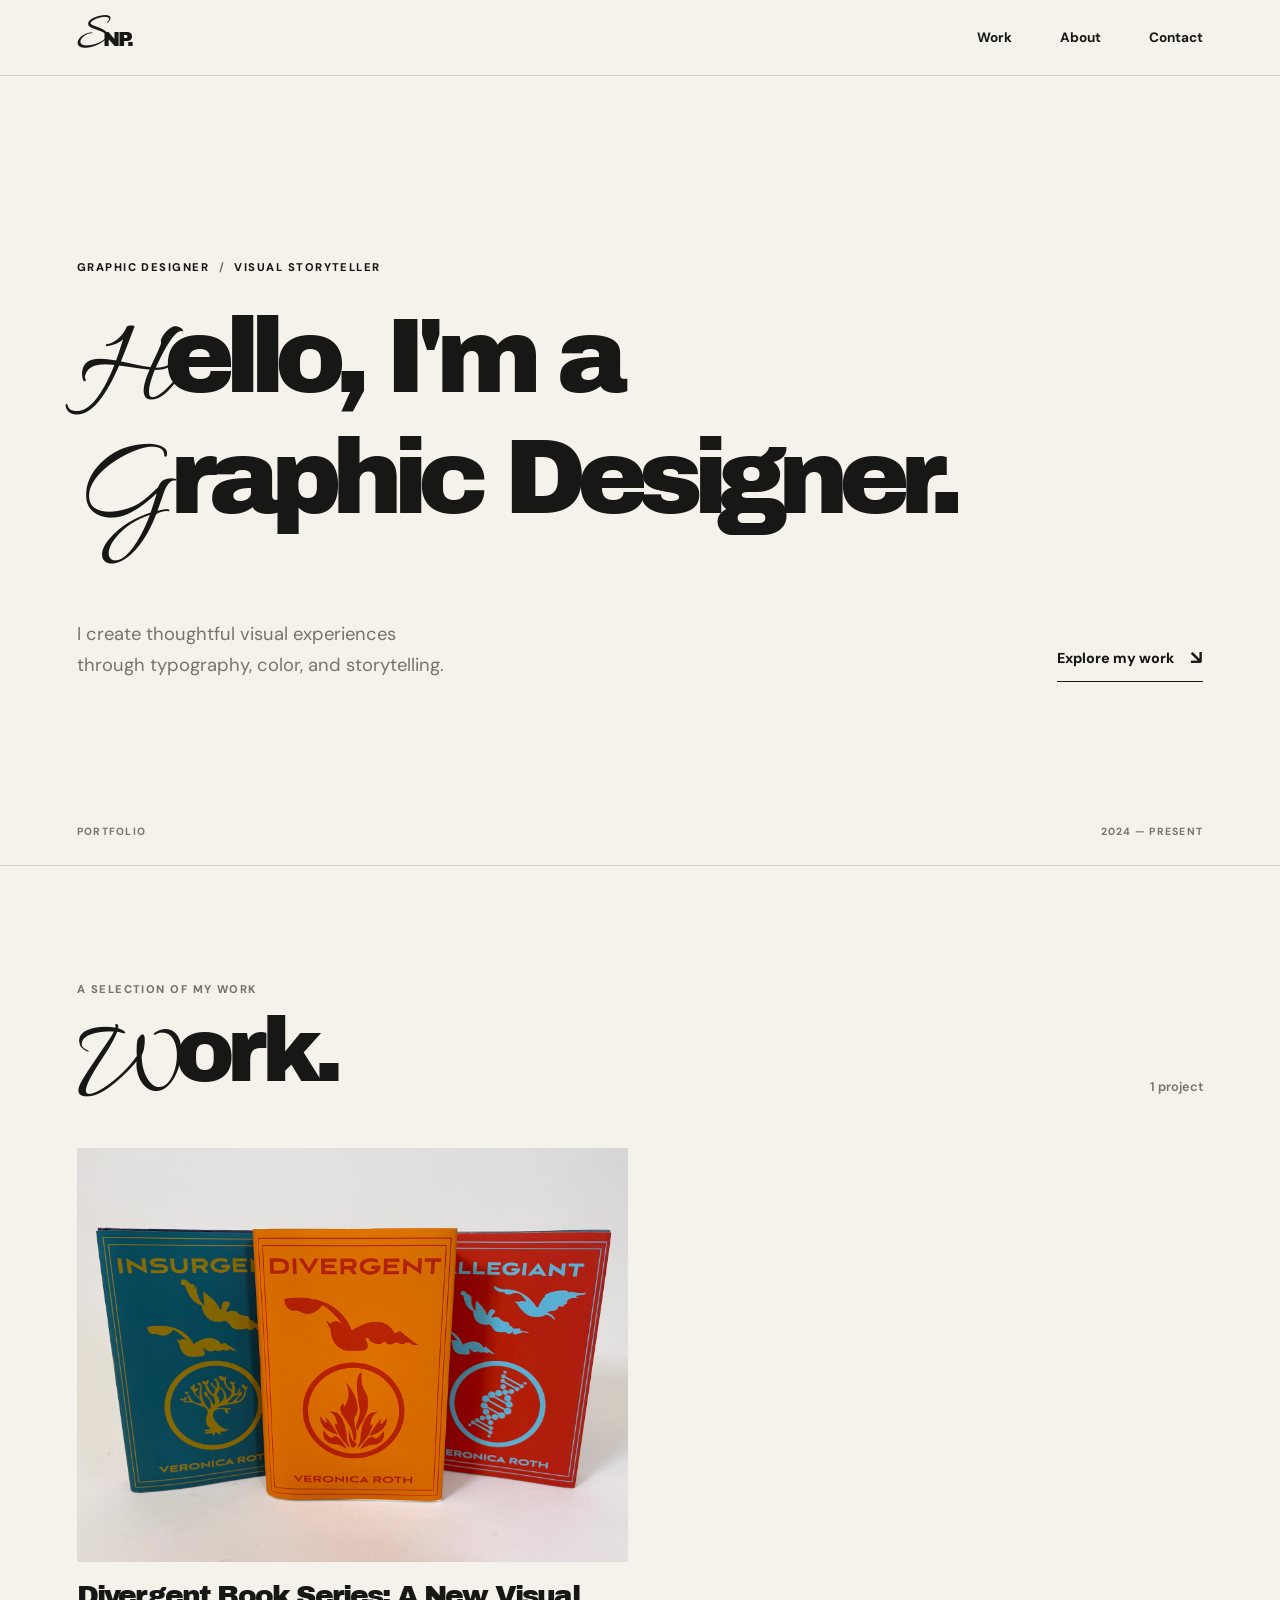
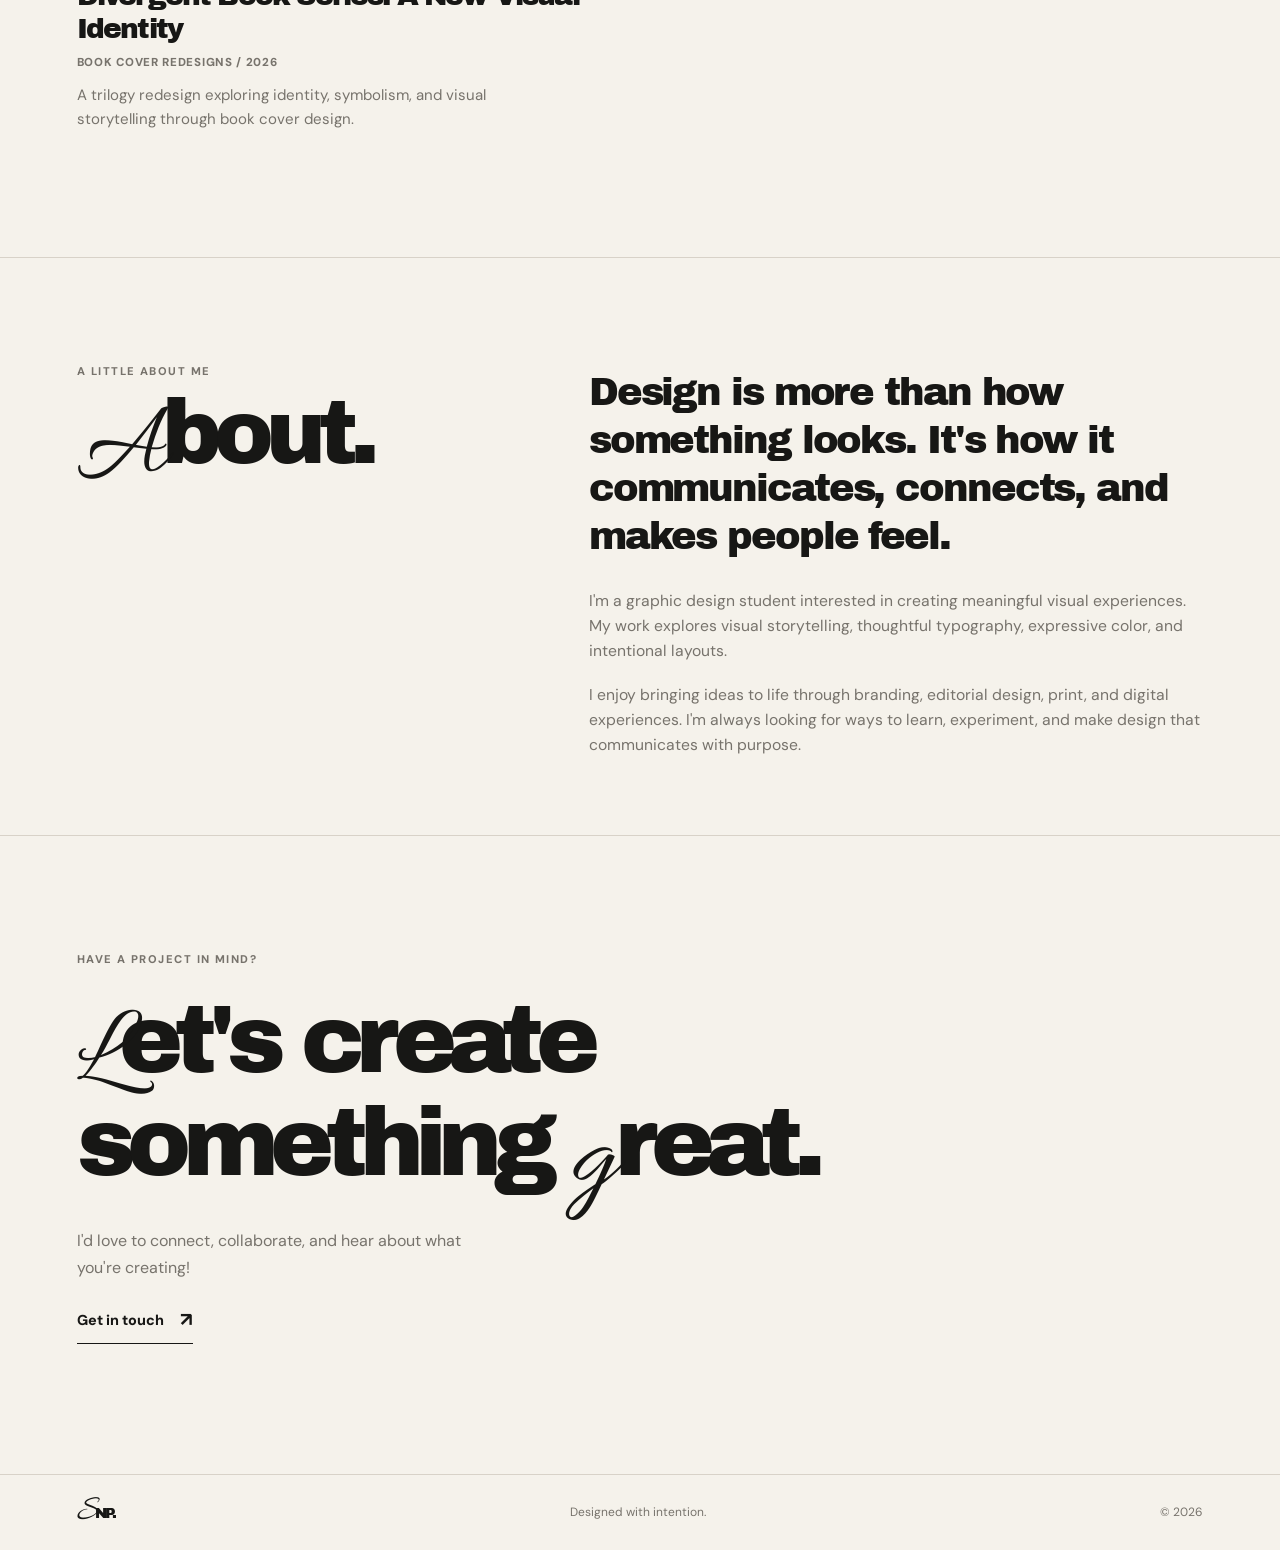
<file: index.html>
<!DOCTYPE html>
<html lang="en">
<head>
  <meta charset="UTF-8">
  <meta name="viewport" content="width=device-width, initial-scale=1.0">

  <title>Portfolio | Graphic Design</title>
  <meta
    name="description"
    content="A graphic design portfolio exploring visual storytelling, branding, editorial design, and digital experiences."
  >

  <link rel="preconnect" href="https://fonts.googleapis.com">
  <link rel="preconnect" href="https://fonts.gstatic.com" crossorigin>

  <link
    href="https://fonts.googleapis.com/css2?family=Allura&family=Archivo+Black&family=DM+Sans:wght@400;500;600;700;800&display=swap"
    rel="stylesheet"
  >

  <link rel="stylesheet" href="style.css">

  <script src="projects.js" defer></script>
  <script src="script.js" defer></script>
</head>

<body>
  <header class="site-header">
    <a class="logo" href="#home" aria-label="Portfolio homepage">
      <span class="script-letter">S</span><span class="logo-rest">NP.</span>
    </a>

    <nav class="main-nav" aria-label="Main navigation">
      <a href="#work">Work</a>
      <a href="#about">About</a>
      <a href="#contact">Contact</a>
    </nav>
  </header>

  <main>
    <section class="hero section-wrap" id="home">
      <p class="eyebrow">
        GRAPHIC DESIGNER <span class="eyebrow-divider">/</span> VISUAL STORYTELLER
      </p>

      <h1 class="hero-title">
        <span class="title-line">
          <span class="script-letter hero-initial">H</span><span>ello, I'm a</span>
        </span>
        <span class="title-line">
          <span class="script-letter hero-initial">G</span><span>raphic Designer.</span>
        </span>
      </h1>

      <div class="hero-bottom">
        <p class="hero-description">
          I create thoughtful visual experiences through typography,
          color, and storytelling.
        </p>

        <a class="text-link" href="#work">
          Explore my work <span aria-hidden="true">↘</span>
        </a>
      </div>

      <div class="hero-index" aria-hidden="true">
        <span>PORTFOLIO</span>
        <span>2024 — PRESENT</span>
      </div>
    </section>

    <section class="work-section section-wrap" id="work">
      <div class="section-heading">
        <div>
          <p class="eyebrow">A SELECTION OF MY WORK</p>
          <h2 class="section-title">
            <span class="script-letter section-initial">W</span><span>ork.</span>
          </h2>
        </div>

        <p class="project-count" id="projectCount">0 projects</p>
      </div>

      <div class="project-grid" id="projectGrid"></div>

      <p class="empty-message" id="emptyMessage" hidden>
        Your projects will appear here once you add them to projects.js.
      </p>
    </section>

    <section class="about-section section-wrap" id="about">
      <div class="about-heading">
        <p class="eyebrow">A LITTLE ABOUT ME</p>
        <h2 class="section-title">
          <span class="script-letter section-initial">A</span><span>bout.</span>
        </h2>
      </div>

      <div class="about-content">
        <p class="about-lead">
          Design is more than how something looks.
          It's how it communicates, connects, and makes people feel.
        </p>

        <div class="about-details">
          <p>
            I'm a graphic design student interested in creating meaningful
            visual experiences. My work explores visual storytelling,
            thoughtful typography, expressive color, and intentional layouts.
          </p>

          <p>
            I enjoy bringing ideas to life through branding, editorial design,
            print, and digital experiences. I'm always looking for ways to
            learn, experiment, and make design that communicates with purpose.
          </p>
        </div>
    </section>

    <section class="contact-section section-wrap" id="contact">
      <p class="eyebrow">HAVE A PROJECT IN MIND?</p>

      <h2 class="contact-title">
        <span class="script-letter contact-initial">L</span><span>et's create</span>
        <span class="contact-line-two">something <span class="script-letter contact-initial">g</span>reat.</span>
      </h2>

      <p class="contact-description">
        I'd love to connect, collaborate, and hear about what you're creating!
      </p>

      <!-- Replace this email address with your own. -->
      <a class="contact-link" href="mailto:nolascosarah0@gmail.com">
        Get in touch <span aria-hidden="true">↗</span>
      </a>
    </section>
  </main>

  <footer class="site-footer">
    <a class="logo footer-logo" href="#home">
      <span class="script-letter">S</span><span class="logo-rest">NP.</span>
    </a>

    <p>Designed with intention.</p>
    <p>© <span id="currentYear"></span></p>
  </footer>
</body>
</html>
</file>
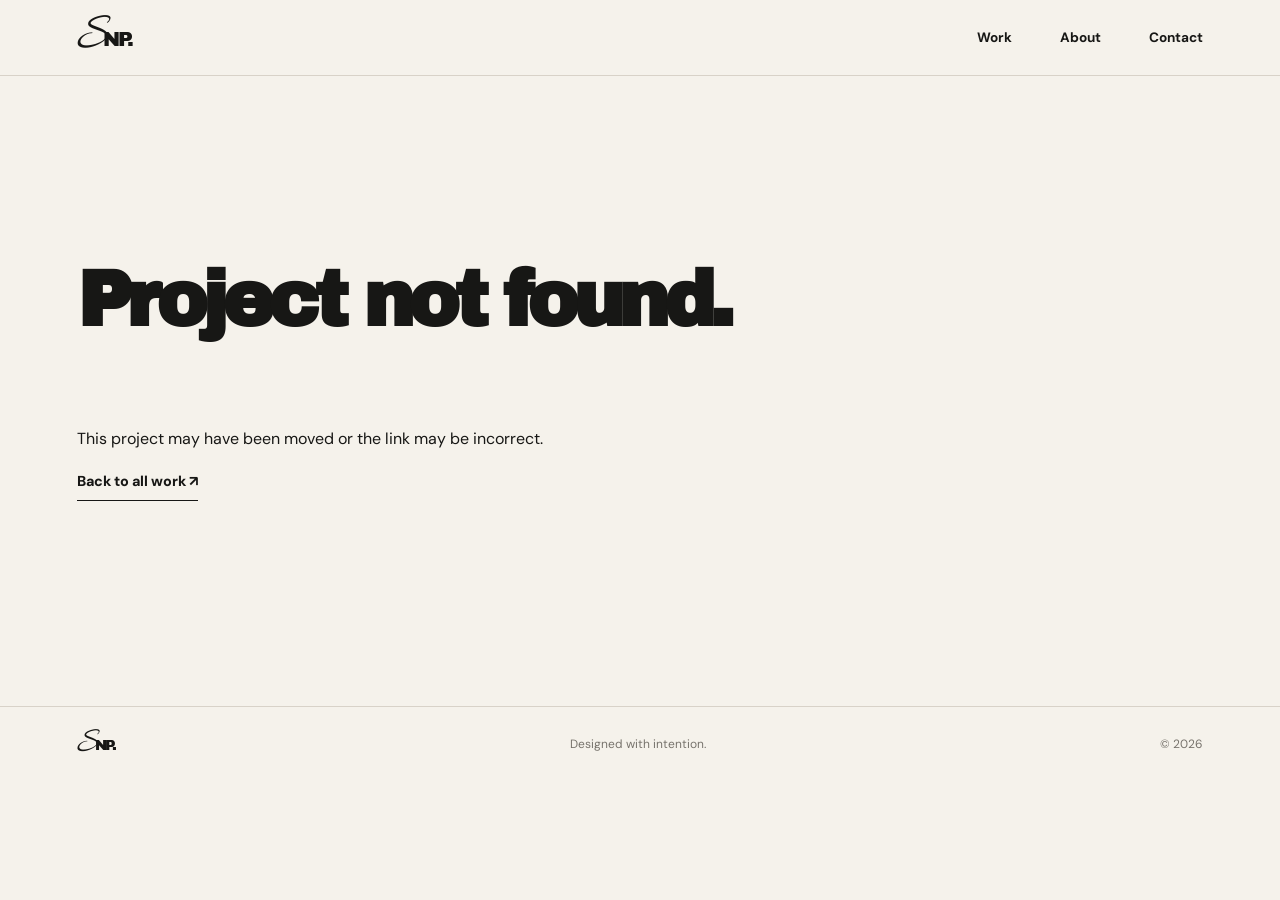
<file: project.html>
<!DOCTYPE html>
<html lang="en">
<head>
  <meta charset="UTF-8">
  <meta name="viewport" content="width=device-width, initial-scale=1.0">

  <title>Project Case Study | Portfolio</title>
  <meta
    name="description"
    content="Explore the background, process, and outcome of a graphic design project."
  >

  <link rel="preconnect" href="https://fonts.googleapis.com">
  <link rel="preconnect" href="https://fonts.gstatic.com" crossorigin>

  <link
    href="https://fonts.googleapis.com/css2?family=Allura&family=Archivo+Black&family=DM+Sans:wght@400;500;600;700;800&display=swap"
    rel="stylesheet"
  >

  <link rel="stylesheet" href="style.css">

  <script src="projects.js" defer></script>
  <script src="case-study.js" defer></script>
</head>

<body>
  <header class="site-header">
    <a class="logo" href="index.html#home" aria-label="Portfolio homepage">
      <span class="script-letter">S</span><span class="logo-rest">NP.</span>
    </a>

    <nav class="main-nav" aria-label="Main navigation">
      <a href="index.html#work">Work</a>
      <a href="index.html#about">About</a>
      <a href="index.html#contact">Contact</a>
    </nav>
  </header>

  <main class="case-page section-wrap" id="caseStudy">
    <div id="caseStudyContent">
      <p>Loading project...</p>
    </div>
  </main>

  <footer class="site-footer">
    <a class="logo footer-logo" href="index.html#home">
      <span class="script-letter">S</span><span class="logo-rest">NP.</span>
    </a>

    <p>Designed with intention.</p>
    <p>© <span id="currentYear"></span></p>
  </footer>
</body>
</html>
</file>
<file: style.css>
/* =========================
   PORTFOLIO DESIGN SYSTEM
========================= */

:root {
  --background: #f5f2eb;
  --surface: #ebe7df;
  --text: #171715;
  --muted: #77736c;
  --line: #d8d2c8;
  --white: #ffffff;

  --font-display: "Archivo Black", sans-serif;
  --font-body: "DM Sans", sans-serif;
  --font-script: "Allura", cursive;

  --page-width: 1440px;
  --page-padding: clamp(20px, 6vw, 88px);
}

* {
  box-sizing: border-box;
}

html {
  scroll-behavior: smooth;
  scroll-padding-top: 90px;
}

body {
  margin: 0;
  background: var(--background);
  color: var(--text);
  font-family: var(--font-body);
  font-size: 16px;
  line-height: 1.6;
  -webkit-font-smoothing: antialiased;
}

body,
button,
a {
  -webkit-tap-highlight-color: transparent;
}

a {
  color: inherit;
  text-decoration: none;
}

img {
  display: block;
  width: 100%;
}

button,
input,
textarea {
  font: inherit;
}

::selection {
  background: var(--text);
  color: var(--background);
}

[hidden] {
  display: none !important;
}

.section-wrap {
  width: 100%;
  max-width: var(--page-width);
  margin-inline: auto;
  padding-inline: var(--page-padding);
}

.eyebrow {
  margin: 0;
  font-size: 0.7rem;
  font-weight: 800;
  letter-spacing: 0.13em;
  line-height: 1.5;
  text-transform: uppercase;
}

.eyebrow-divider {
  padding-inline: 5px;
  color: var(--muted);
}

/* =========================
   SCRIPT ACCENTS
========================= */

.script-letter {
  display: inline-block;
  font-family: var(--font-script);
  font-weight: 400;
  line-height: 0.78;
  letter-spacing: -0.06em;
}

.hero-initial {
  position: relative;
  top: 0.045em;
  margin-right: 0.025em;
  font-size: 1.16em;
  font-weight: 400;
}

.section-initial {
  position: relative;
  top: 0.07em;
  margin-right: 0.015em;
  font-size: 1.18em;
}

.contact-initial {
  position: relative;
  top: 0.04em;
  margin-right: 0.035em;
  font-size: 1.13em;
}

/* =========================
   HEADER
========================= */

.site-header {
  position: sticky;
  z-index: 20;
  top: 0;
  display: flex;
  align-items: center;
  justify-content: space-between;
  min-height: 76px;
  padding: 12px var(--page-padding);
  border-bottom: 1px solid var(--line);
  background: var(--background);
}

.logo {
  display: inline-flex;
  align-items: baseline;
  font-size: 1.55rem;
}

.logo .script-letter {
  font-size: 2.1em;
}

.logo-rest {
  margin-left: -0.08em;
  font-family: var(--font-display);
  font-size: 0.83em;
  letter-spacing: -0.09em;
}

.main-nav {
  display: flex;
  align-items: center;
  gap: clamp(20px, 4vw, 48px);
}

.main-nav a {
  position: relative;
  padding-block: 7px;
  font-size: 0.85rem;
  font-weight: 700;
}

.main-nav a::after {
  position: absolute;
  right: 0;
  bottom: 0;
  left: 0;
  height: 2px;
  background: var(--text);
  content: "";
  transform: scaleX(0);
  transform-origin: left;
  transition: transform 180ms ease;
}

.main-nav a:hover::after,
.main-nav a:focus-visible::after {
  transform: scaleX(1);
}

/* =========================
   HERO
========================= */

.hero {
  position: relative;
  display: flex;
  min-height: min(790px, calc(100svh - 76px));
  flex-direction: column;
  justify-content: center;
  padding-top: 110px;
  padding-bottom: 110px;
  border-bottom: 1px solid var(--line);
}

.hero > .eyebrow {
  margin-bottom: 30px;
}

.hero-title {
  margin: 0;
  font-family: var(--font-display);
  font-size: clamp(3.2rem, 8.3vw, 8.5rem);
  font-weight: 400;
  letter-spacing: -0.095em;
  line-height: 0.96;
}

.title-line {
  display: block;
  white-space: nowrap;
}

.title-line + .title-line {
  margin-top: 0.08em;
}

.hero-bottom {
  display: flex;
  align-items: flex-end;
  justify-content: space-between;
  gap: 30px;
  margin-top: clamp(42px, 7vw, 80px);
}

.hero-description {
  max-width: 390px;
  margin: 0;
  color: var(--muted);
  font-size: clamp(1rem, 1.5vw, 1.15rem);
  line-height: 1.7;
}

.text-link,
.contact-link {
  display: inline-flex;
  align-items: center;
  gap: 16px;
  width: fit-content;
  padding-bottom: 7px;
  border-bottom: 1px solid var(--text);
  font-size: 0.9rem;
  font-weight: 800;
}

.text-link span,
.contact-link span {
  font-size: 1.2rem;
  transition: transform 180ms ease;
}

.text-link:hover span,
.contact-link:hover span {
  transform: translate(3px, -3px);
}

.hero-index {
  position: absolute;
  right: var(--page-padding);
  bottom: 24px;
  left: var(--page-padding);
  display: flex;
  justify-content: space-between;
  color: var(--muted);
  font-size: 0.65rem;
  font-weight: 700;
  letter-spacing: 0.12em;
}

/* =========================
   SECTION HEADINGS
========================= */

.work-section {
  padding-top: 115px;
  padding-bottom: 125px;
}

.section-heading {
  display: flex;
  align-items: flex-end;
  justify-content: space-between;
  gap: 24px;
  margin-bottom: 44px;
}

.section-heading .eyebrow,
.about-heading .eyebrow {
  margin-bottom: 12px;
  color: var(--muted);
}

.section-title {
  margin: 0;
  font-family: var(--font-display);
  font-size: clamp(3.5rem, 7vw, 6.4rem);
  font-weight: 400;
  letter-spacing: -0.09em;
  line-height: 0.92;
}

.project-count {
  margin: 0 0 7px;
  color: var(--muted);
  font-size: 0.8rem;
  font-weight: 600;
  white-space: nowrap;
}

/* =========================
   PROJECT GRID
========================= */

.project-grid {
  display: grid;
  grid-template-columns: repeat(2, minmax(0, 1fr));
  gap: 54px 24px;
}

.project-card {
  display: block;
  min-width: 0;
}

.project-image-wrap {
  position: relative;
  overflow: hidden;
  aspect-ratio: 4 / 3;
  background: var(--surface);
}

.project-image {
  width: 100%;
  height: 100%;
  object-fit: cover;
  transition: transform 400ms cubic-bezier(0.2, 0.7, 0.2, 1);
}

.project-card:hover .project-image {
  transform: scale(1.035);
}

.project-arrow {
  position: absolute;
  top: 14px;
  right: 14px;
  display: grid;
  width: 42px;
  height: 42px;
  place-items: center;
  border-radius: 50%;
  background: var(--background);
  font-size: 1.25rem;
  opacity: 0;
  transform: translate(-5px, 5px);
  transition: opacity 180ms ease, transform 180ms ease;
}

.project-card:hover .project-arrow,
.project-card:focus-visible .project-arrow {
  opacity: 1;
  transform: translate(0, 0);
}

.image-missing {
  display: grid;
  place-items: center;
  padding: 25px;
}

.image-missing::after {
  position: absolute;
  max-width: 220px;
  color: var(--muted);
  content: "Add your project image to the assets folder";
  font-size: 0.85rem;
  text-align: center;
}

.image-missing .project-image {
  opacity: 0;
}

.project-details {
  padding-top: 17px;
}

.project-details h3 {
  margin: 0;
  font-family: var(--font-display);
  font-size: clamp(1.35rem, 2.2vw, 2rem);
  font-weight: 400;
  letter-spacing: -0.065em;
  line-height: 1.2;
}

.project-meta {
  margin: 8px 0 0;
  color: var(--muted);
  font-size: 0.72rem;
  font-weight: 800;
  letter-spacing: 0.06em;
  text-transform: uppercase;
}

.project-description {
  max-width: 480px;
  margin: 10px 0 0;
  color: var(--muted);
  font-size: 0.94rem;
  line-height: 1.65;
}

.empty-message {
  padding: 40px 0;
  color: var(--muted);
}

/* =========================
   ABOUT
========================= */

.about-section {
  display: grid;
  grid-template-columns: 0.8fr 1.2fr;
  gap: clamp(40px, 8vw, 130px);
  padding-top: 105px;
  padding-bottom: 60px;
  border-top: 1px solid var(--line);
}

.about-heading {
  align-self: start;
}

.about-content {
  padding-top: 5px;
}

.about-lead {
  margin: 0 0 28px;
  font-family: var(--font-display);
  font-size: clamp(1.6rem, 3vw, 2.8rem);
  font-weight: 400;
  letter-spacing: -0.055em;
  line-height: 1.25;
}

.about-details {
  max-width: 620px;
  color: var(--muted);
  font-size: 0.98rem;
}

.about-details p {
  margin: 0 0 18px;
}

/* =========================
   CONTACT
========================= */

.contact-section {
  padding-top: 115px;
  padding-bottom: 130px;
  border-top: 1px solid var(--line);
}

.contact-section > .eyebrow {
  margin-bottom: 24px;
  color: var(--muted);
}

.contact-title {
  max-width: 1000px;
  margin: 0;
  font-family: var(--font-display);
  font-size: clamp(3rem, 7.5vw, 7rem);
  font-weight: 400;
  letter-spacing: -0.09em;
  line-height: 1.02;
}

.contact-line-two {
  display: block;
}

.contact-description {
  max-width: 420px;
  margin: 28px 0 24px;
  color: var(--muted);
  line-height: 1.7;
}

/* =========================
   FOOTER
========================= */

.site-footer {
  display: flex;
  align-items: center;
  justify-content: space-between;
  gap: 20px;
  padding: 24px var(--page-padding);
  border-top: 1px solid var(--line);
}

.footer-logo {
  font-size: 1.1rem;
}

.footer-logo .script-letter {
  font-size: 2em;
}

.site-footer p {
  margin: 0;
  color: var(--muted);
  font-size: 0.75rem;
}

/* =========================
   CASE STUDY PAGE
========================= */

.case-page {
  min-height: 70vh;
}

.case-back {
  display: inline-flex;
  gap: 10px;
  align-items: center;
  margin-bottom: 40px;
  font-size: 0.85rem;
  font-weight: 700;
}

.case-hero {
  padding-top: 80px;
  padding-bottom: 70px;
}

.case-hero .eyebrow {
  color: var(--muted);
}

.case-title {
  margin: 20px 0;
  font-family: var(--font-display);
  font-size: clamp(3rem, 8vw, 7rem);
  font-weight: 400;
  letter-spacing: -0.085em;
  line-height: 1;
}

.case-intro {
  max-width: 700px;
  margin: 0;
  color: var(--muted);
  font-size: clamp(1.1rem, 2vw, 1.4rem);
  line-height: 1.7;
}

.case-cover {
  overflow: hidden;
  margin-bottom: 80px;
  background: var(--surface);
}

.case-cover img {
  max-height: 780px;
  object-fit: cover;
}

.case-info-grid {
  display: grid;
  grid-template-columns: repeat(3, minmax(0, 1fr));
  gap: 24px;
  padding-bottom: 55px;
  border-bottom: 1px solid var(--line);
}

.case-info-item h2 {
  margin: 0 0 9px;
  color: var(--muted);
  font-size: 0.72rem;
  font-weight: 800;
  letter-spacing: 0.1em;
  text-transform: uppercase;
}

.case-info-item p {
  margin: 0;
  font-size: 0.95rem;
  font-weight: 600;
  overflow-wrap: anywhere;
}

.case-content {
  display: grid;
  grid-template-columns: 0.65fr 1.35fr;
  gap: clamp(35px, 8vw, 120px);
  padding-top: 65px;
  padding-bottom: 80px;
}

.case-content h2 {
  margin: 0;
  font-family: var(--font-display);
  font-size: clamp(2rem, 4vw, 3.3rem);
  font-weight: 400;
  letter-spacing: -0.07em;
  line-height: 1.1;
}

.case-content h3 {
  margin: 32px 0 10px;
  font-family: var(--font-display);
  font-size: 1.2rem;
  font-weight: 400;
  letter-spacing: -0.04em;
}

.case-content h3:first-child {
  margin-top: 0;
}

.case-content p,
.case-content li {
  color: var(--muted);
  line-height: 1.8;
}

.case-content ul {
  padding-left: 22px;
}

/* Final project images */
.case-gallery {
  display: grid;
  grid-template-columns: repeat(2, minmax(0, 1fr));
  gap: 18px;
  padding-bottom: 100px;
}

.case-gallery img {
  height: 100%;
  min-height: 200px;
  object-fit: cover;
  background: var(--surface);
}

.case-gallery img:first-child:last-child {
  grid-column: 1 / -1;
}

.case-gallery img:nth-child(3):last-child {
  grid-column: 1 / -1;
}

/* Previous and next project links */
.case-next {
  display: flex;
  justify-content: space-between;
  gap: 20px;
  padding-top: 28px;
  padding-bottom: 70px;
  border-top: 1px solid var(--line);
}

.case-next a {
  font-family: var(--font-display);
  font-size: clamp(1rem, 2.5vw, 1.8rem);
  letter-spacing: -0.04em;
}

.case-error {
  padding-top: 100px;
  padding-bottom: 100px;
}

.case-error h1 {
  font-family: var(--font-display);
  font-size: clamp(2.5rem, 6vw, 5rem);
  letter-spacing: -0.07em;
}

/* =========================
   PROCESS IMAGE SECTIONS
========================= */

/* Each process group starts below the previous group. */
.process-section {
  margin-top: 38px;
}

.process-section > h3 {
  margin-top: 0;
}

.process-section > p {
  margin-bottom: 20px;
}

/* Each group has its own two-column image grid. */
.process-images {
  display: grid;
  grid-template-columns: repeat(2, minmax(0, 1fr));
  align-items: start;
  gap: 18px;
  margin: 20px 0 32px;
}

.process-image-item {
  min-width: 0;
  margin: 0;
}

.process-image-item img {
  display: block;
  width: 100%;
  height: auto;
  background: var(--surface);
}

.process-caption {
  margin: 9px 0 0;
  color: var(--muted);
  font-family: var(--font-body);
  font-size: 0.78rem;
  line-height: 1.6;
}

/* =========================
   RESPONSIVE DESIGN
========================= */

@media (max-width: 760px) {
  :root {
    --page-padding: 22px;
  }

  .site-header {
    min-height: 68px;
  }

  .main-nav {
    gap: 19px;
  }

  .main-nav a {
    font-size: 0.78rem;
  }

  .hero {
    min-height: 640px;
    min-height: min(720px, calc(100svh - 68px));
    padding-top: 85px;
    padding-bottom: 95px;
  }

  .hero-title {
    font-size: clamp(2.7rem, 9.2vw, 5rem);
    letter-spacing: -0.09em;
  }

  .hero-bottom {
    align-items: flex-start;
    flex-direction: column;
    gap: 22px;
    margin-top: 40px;
  }

  .hero-description {
    max-width: 330px;
  }

  .hero-index {
    font-size: 0.57rem;
  }

  .work-section {
    padding-top: 80px;
    padding-bottom: 85px;
  }

  .section-heading {
    align-items: flex-end;
    margin-bottom: 30px;
  }

  .project-grid {
    gap: 38px 16px;
  }

  .project-details h3 {
    font-size: 1.3rem;
  }

  .project-description {
    font-size: 0.85rem;
  }

  .about-section {
    grid-template-columns: 1fr;
    gap: 32px;
    padding-top: 80px;
    padding-bottom: 60px;
  }

  .contact-section {
    padding-top: 85px;
    padding-bottom: 90px;
  }

  .case-info-grid {
    grid-template-columns: repeat(2, minmax(0, 1fr));
  }

  .case-content {
    grid-template-columns: 1fr;
    gap: 25px;
  }

  .case-cover {
    margin-bottom: 55px;
  }

  .case-gallery {
    gap: 10px;
  }

  .case-gallery img {
    min-height: 130px;
  }
}

@media (max-width: 600px) {
  /* Stack process images on small screens. */
  .process-images {
    grid-template-columns: 1fr;
    gap: 20px;
  }

  .process-section {
    margin-top: 32px;
  }
}

@media (max-width: 480px) {
  .logo {
    font-size: 1.3rem;
  }

  .main-nav {
    gap: 13px;
  }

  .main-nav a {
    font-size: 0.72rem;
  }

  .hero-title {
    font-size: clamp(2.3rem, 9.4vw, 3.4rem);
  }

  .hero > .eyebrow {
    font-size: 0.58rem;
  }

  .project-grid {
    grid-template-columns: 1fr;
    gap: 36px;
  }

  .project-image-wrap {
    aspect-ratio: 4 / 3;
  }

  .project-arrow {
    width: 36px;
    height: 36px;
    opacity: 1;
    transform: none;
  }

  .section-title {
    font-size: 3.7rem;
  }

  .project-count {
    font-size: 0.68rem;
  }

  .contact-title {
    font-size: clamp(2.7rem, 12vw, 4rem);
  }

  .site-footer {
    flex-wrap: wrap;
    gap: 10px 20px;
  }

  .site-footer p {
    font-size: 0.68rem;
  }

  .case-info-grid {
    gap: 25px 14px;
  }

  .case-gallery {
    grid-template-columns: 1fr;
  }

  .case-gallery img,
  .case-gallery img:nth-child(3):last-child {
    grid-column: auto;
  }
}

/* =========================
   ACCESSIBILITY
========================= */

@media (prefers-reduced-motion: reduce) {
  *,
  *::before,
  *::after {
    scroll-behavior: auto !important;
    transition-duration: 0.01ms !important;
    animation-duration: 0.01ms !important;
  }
}

/* Full-width stacked images for selected process sections */
.process-section--stacked .process-images {
  grid-template-columns: 1fr;
  gap: 28px;
  width: 100%;
}

.process-section--stacked .process-image-item {
  width: 100%;
}

.process-section--stacked .process-image-item img {
  width: 100%;
  height: auto;
  aspect-ratio: auto;
  object-fit: contain;
}
</file>
